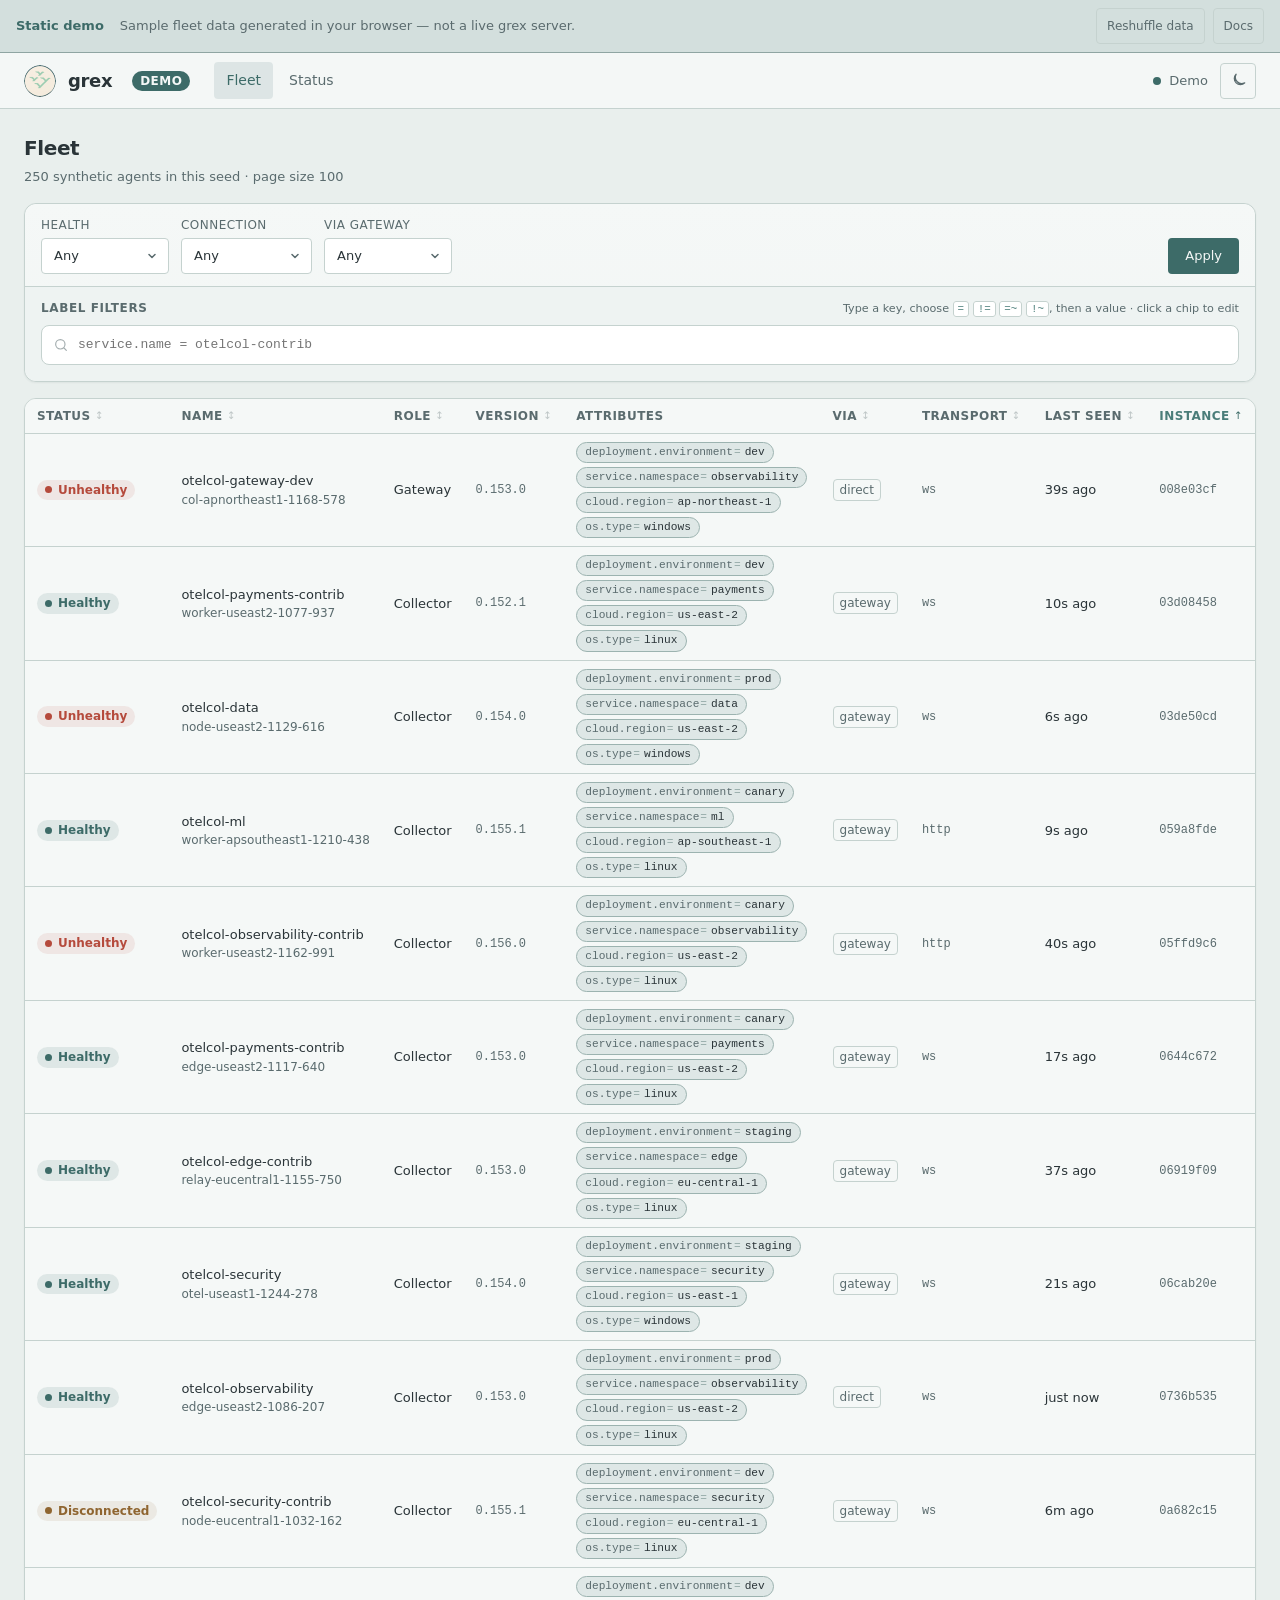
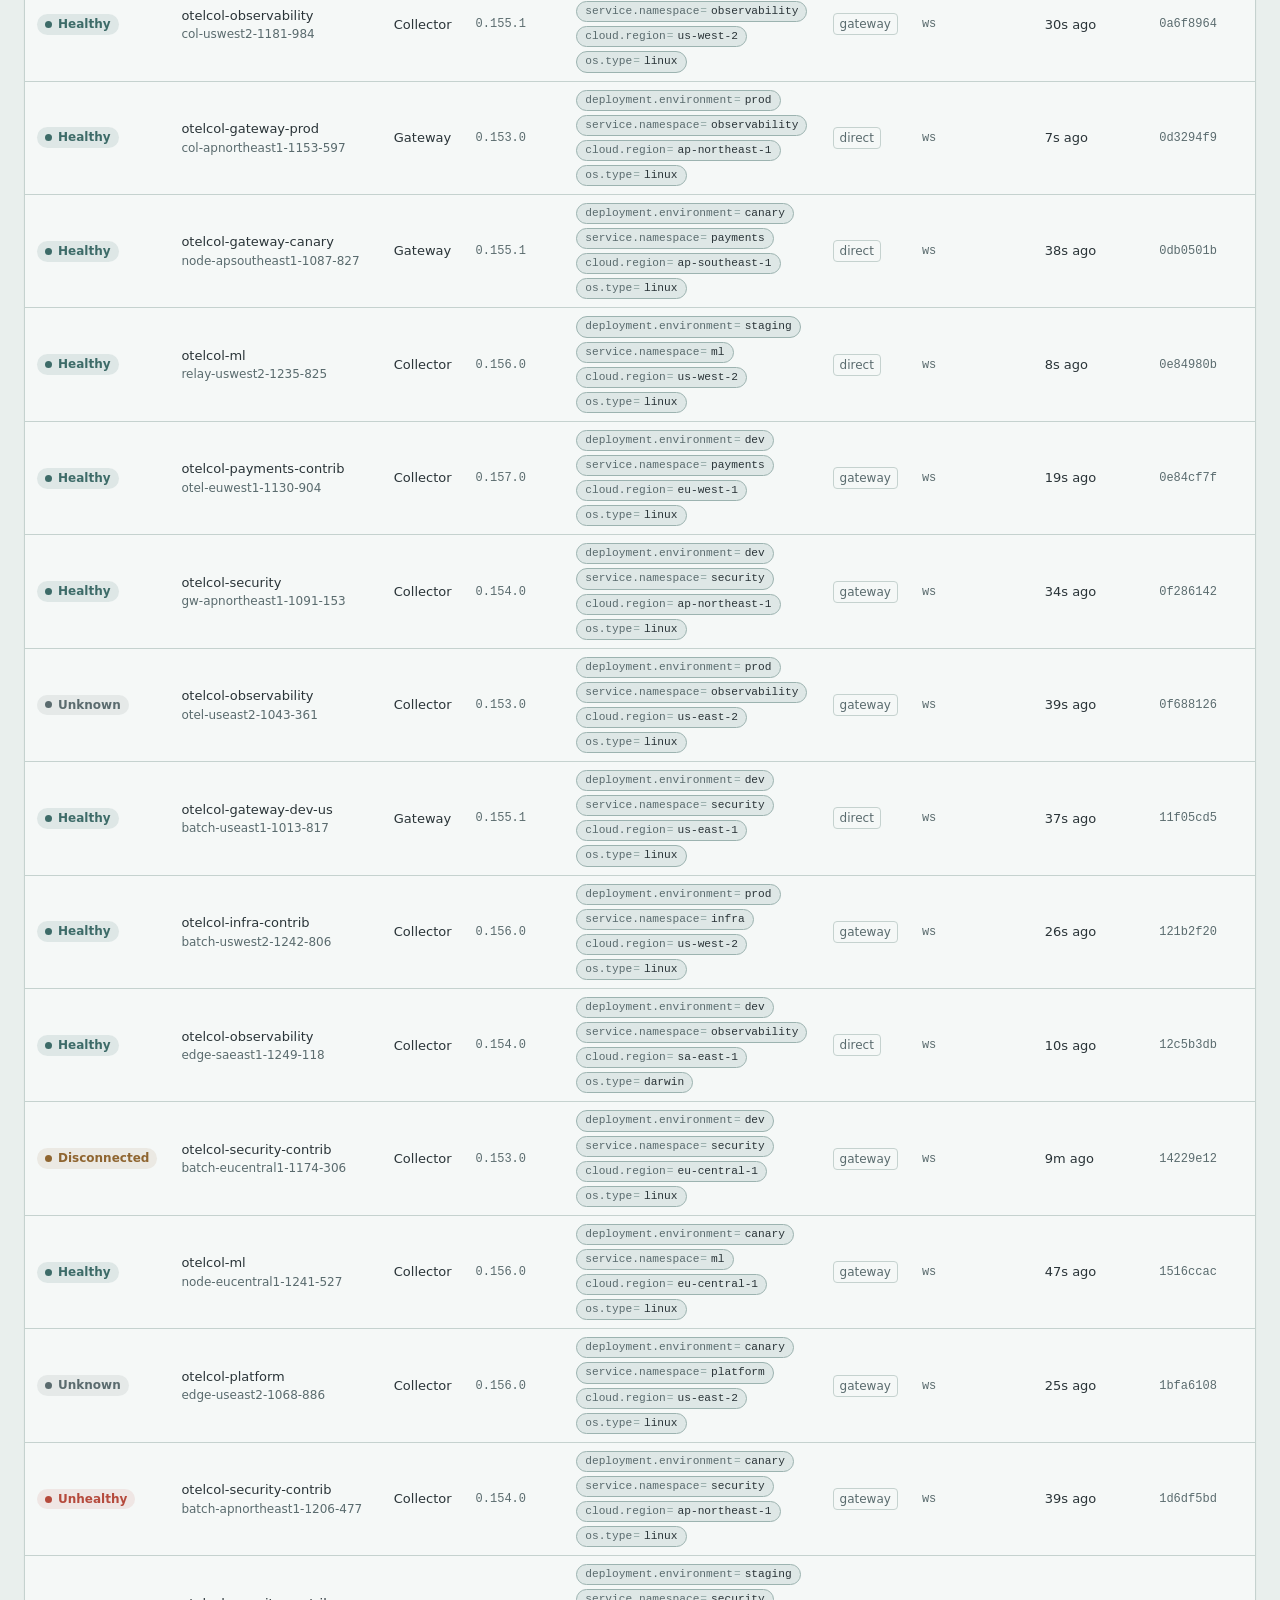
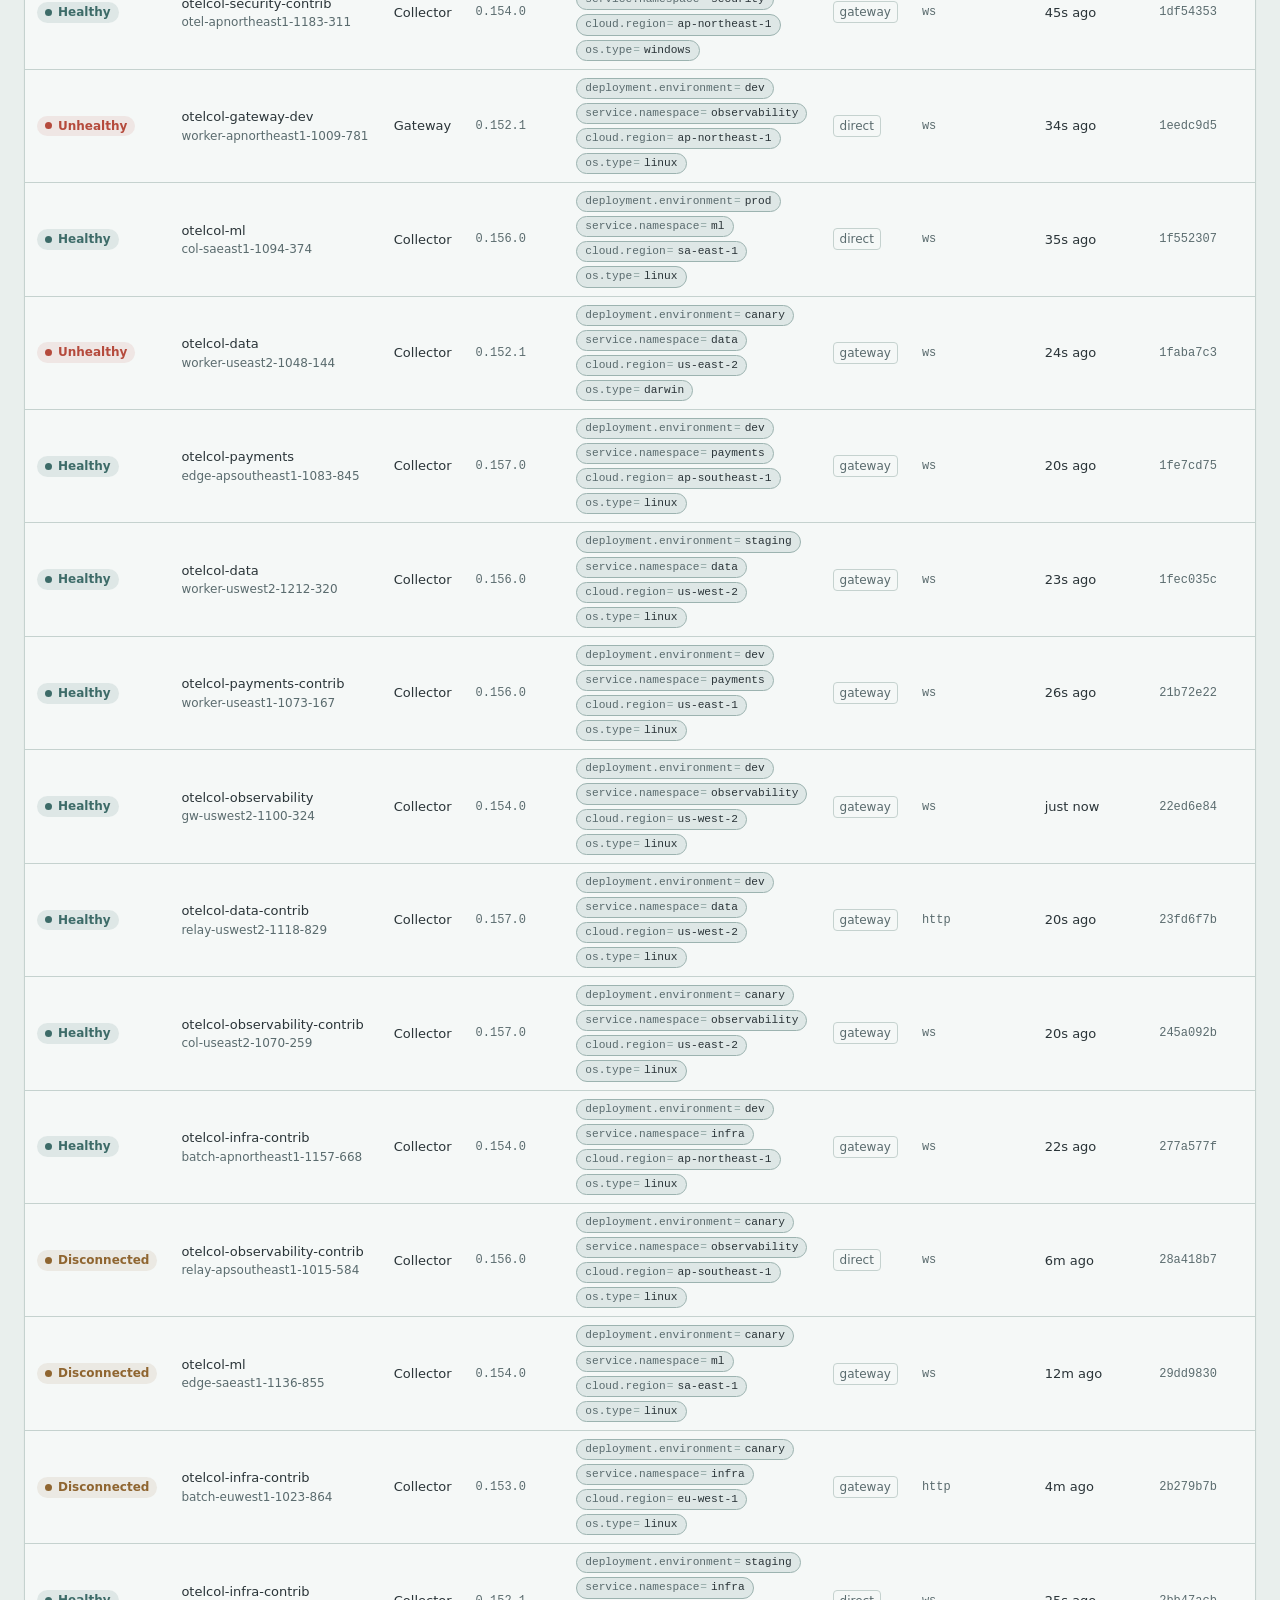
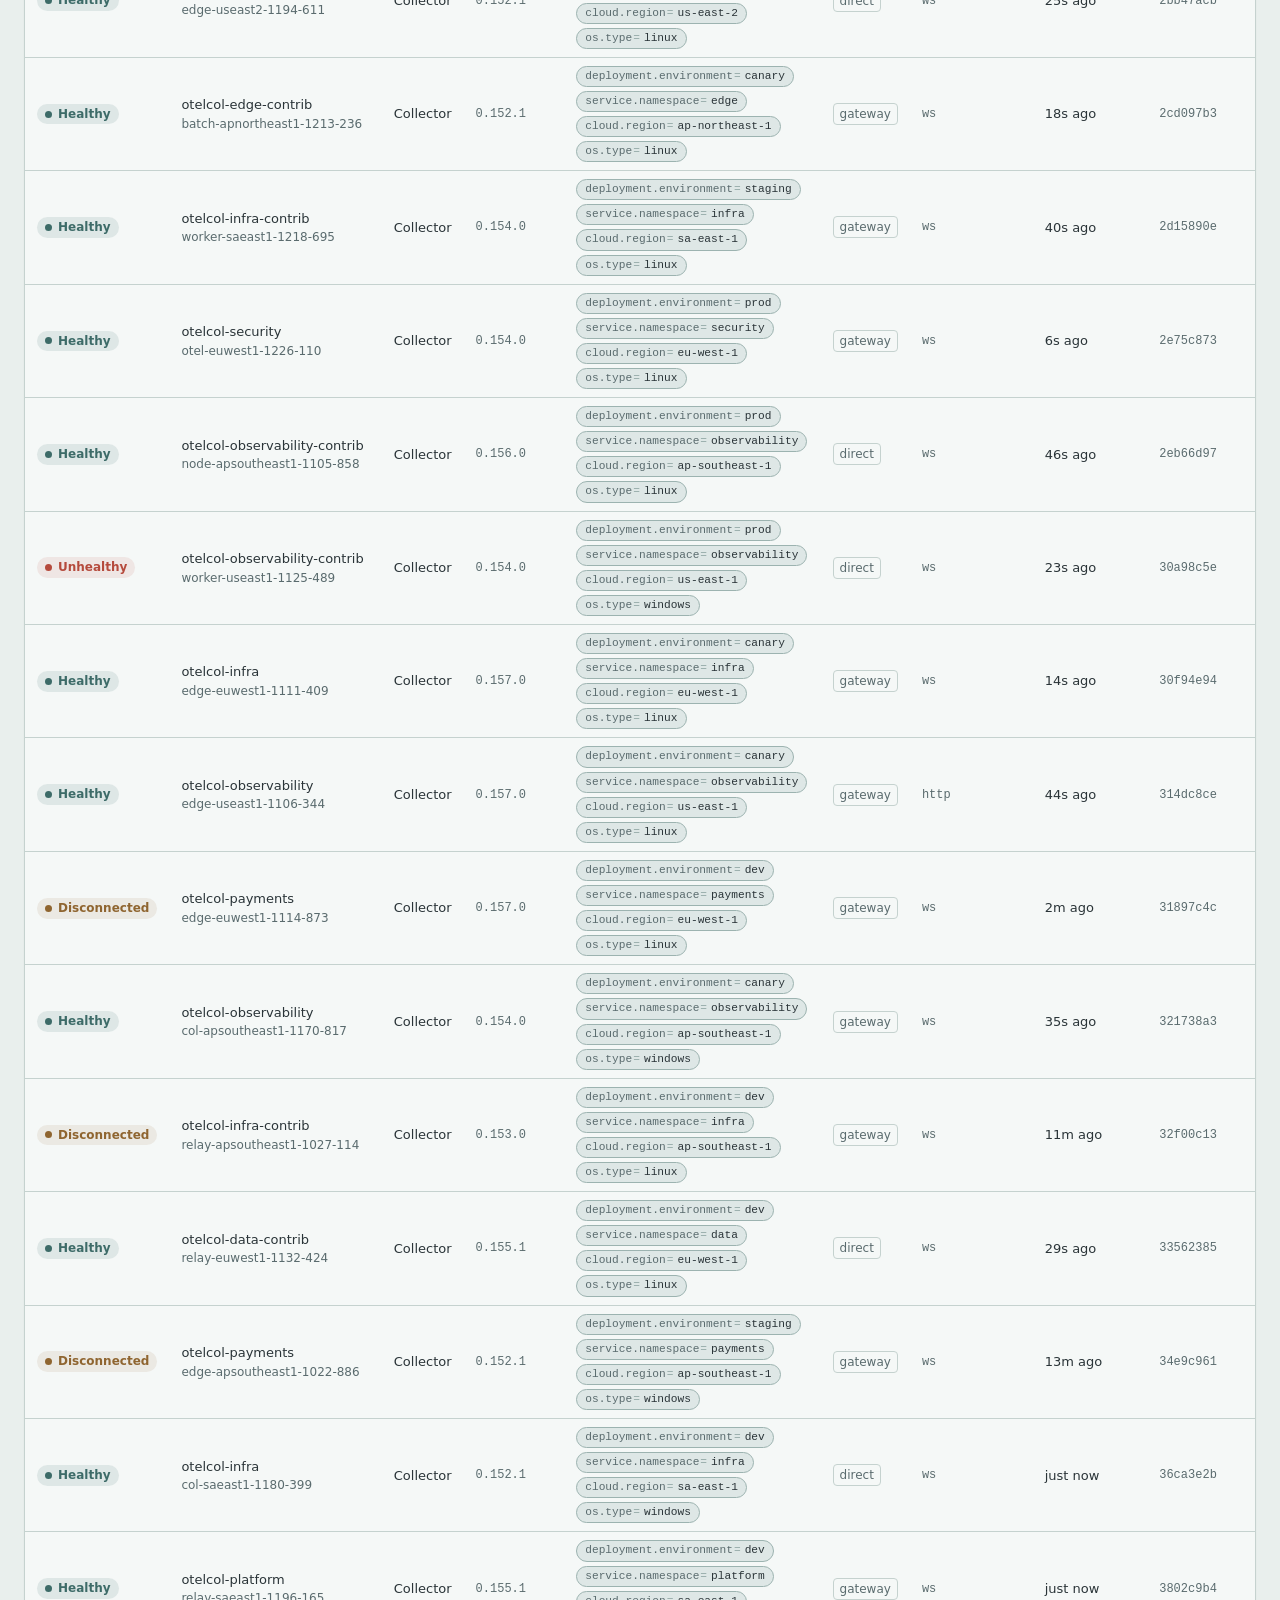
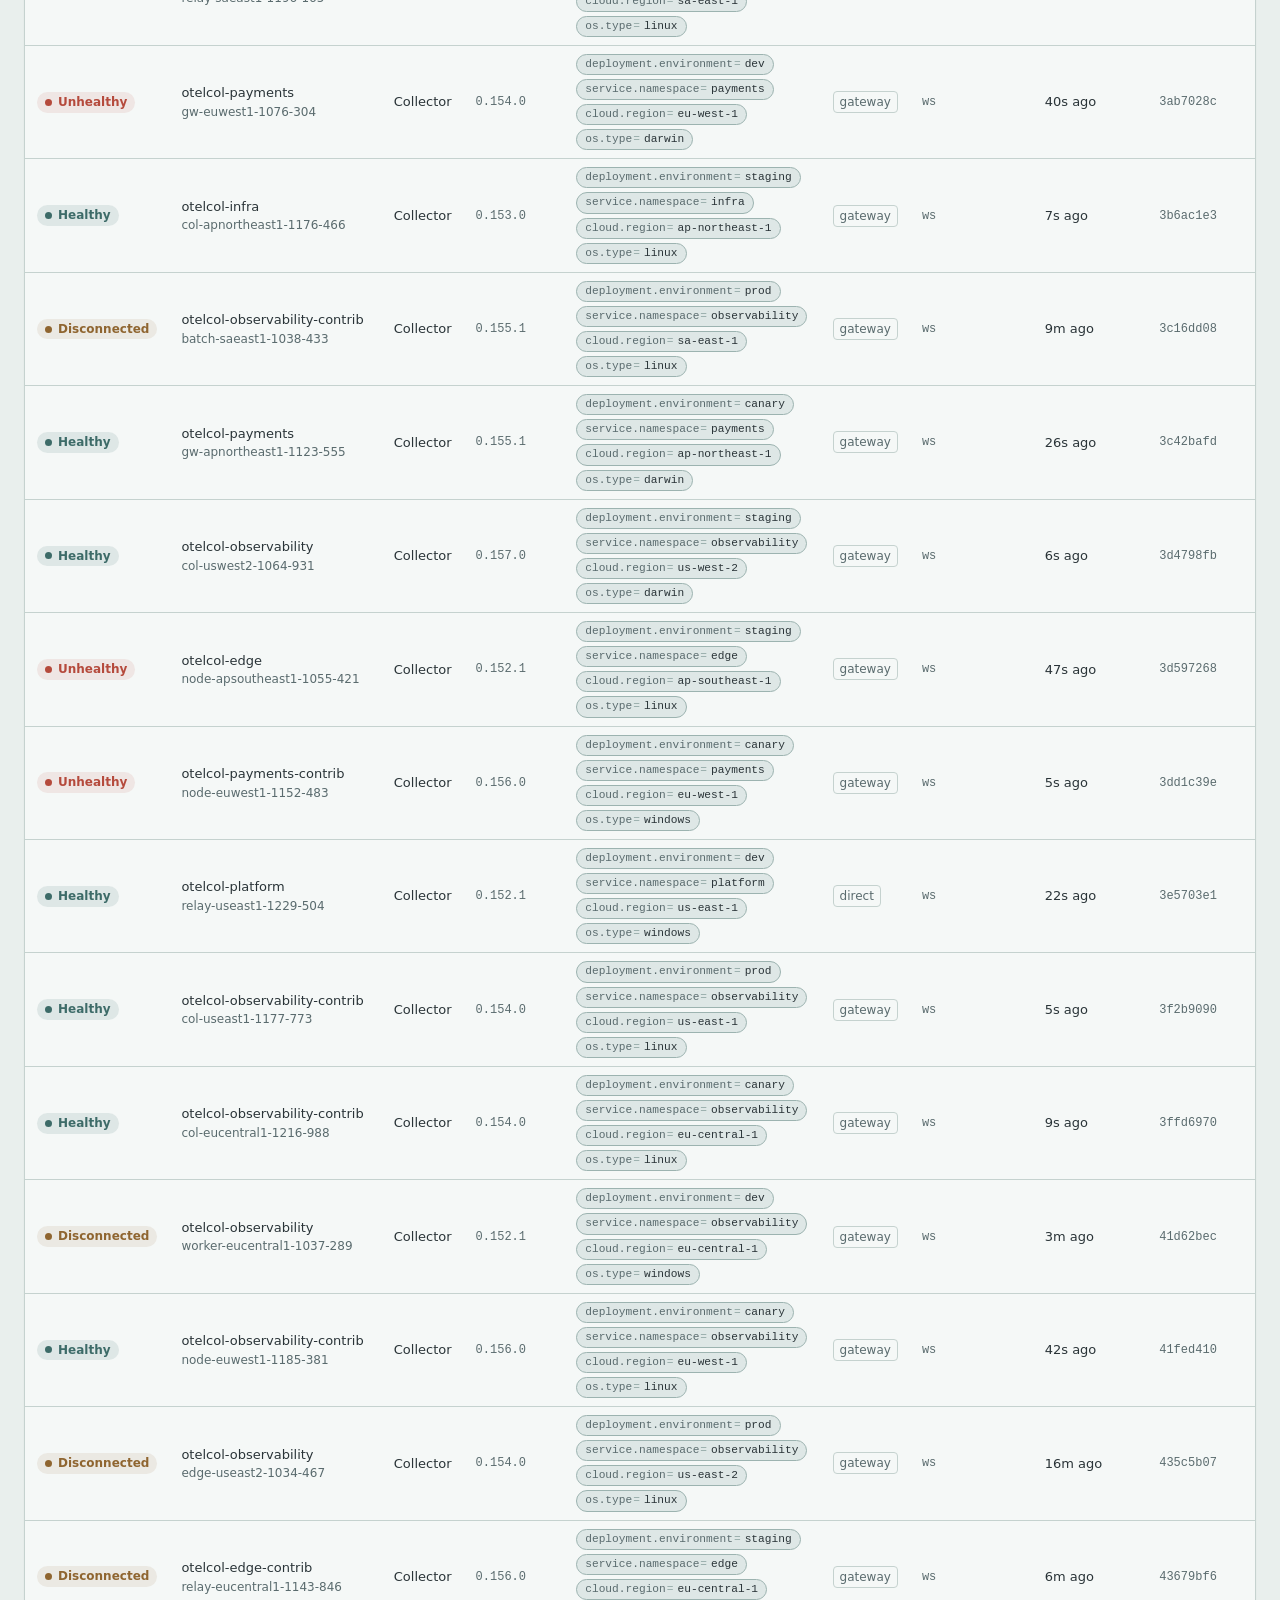
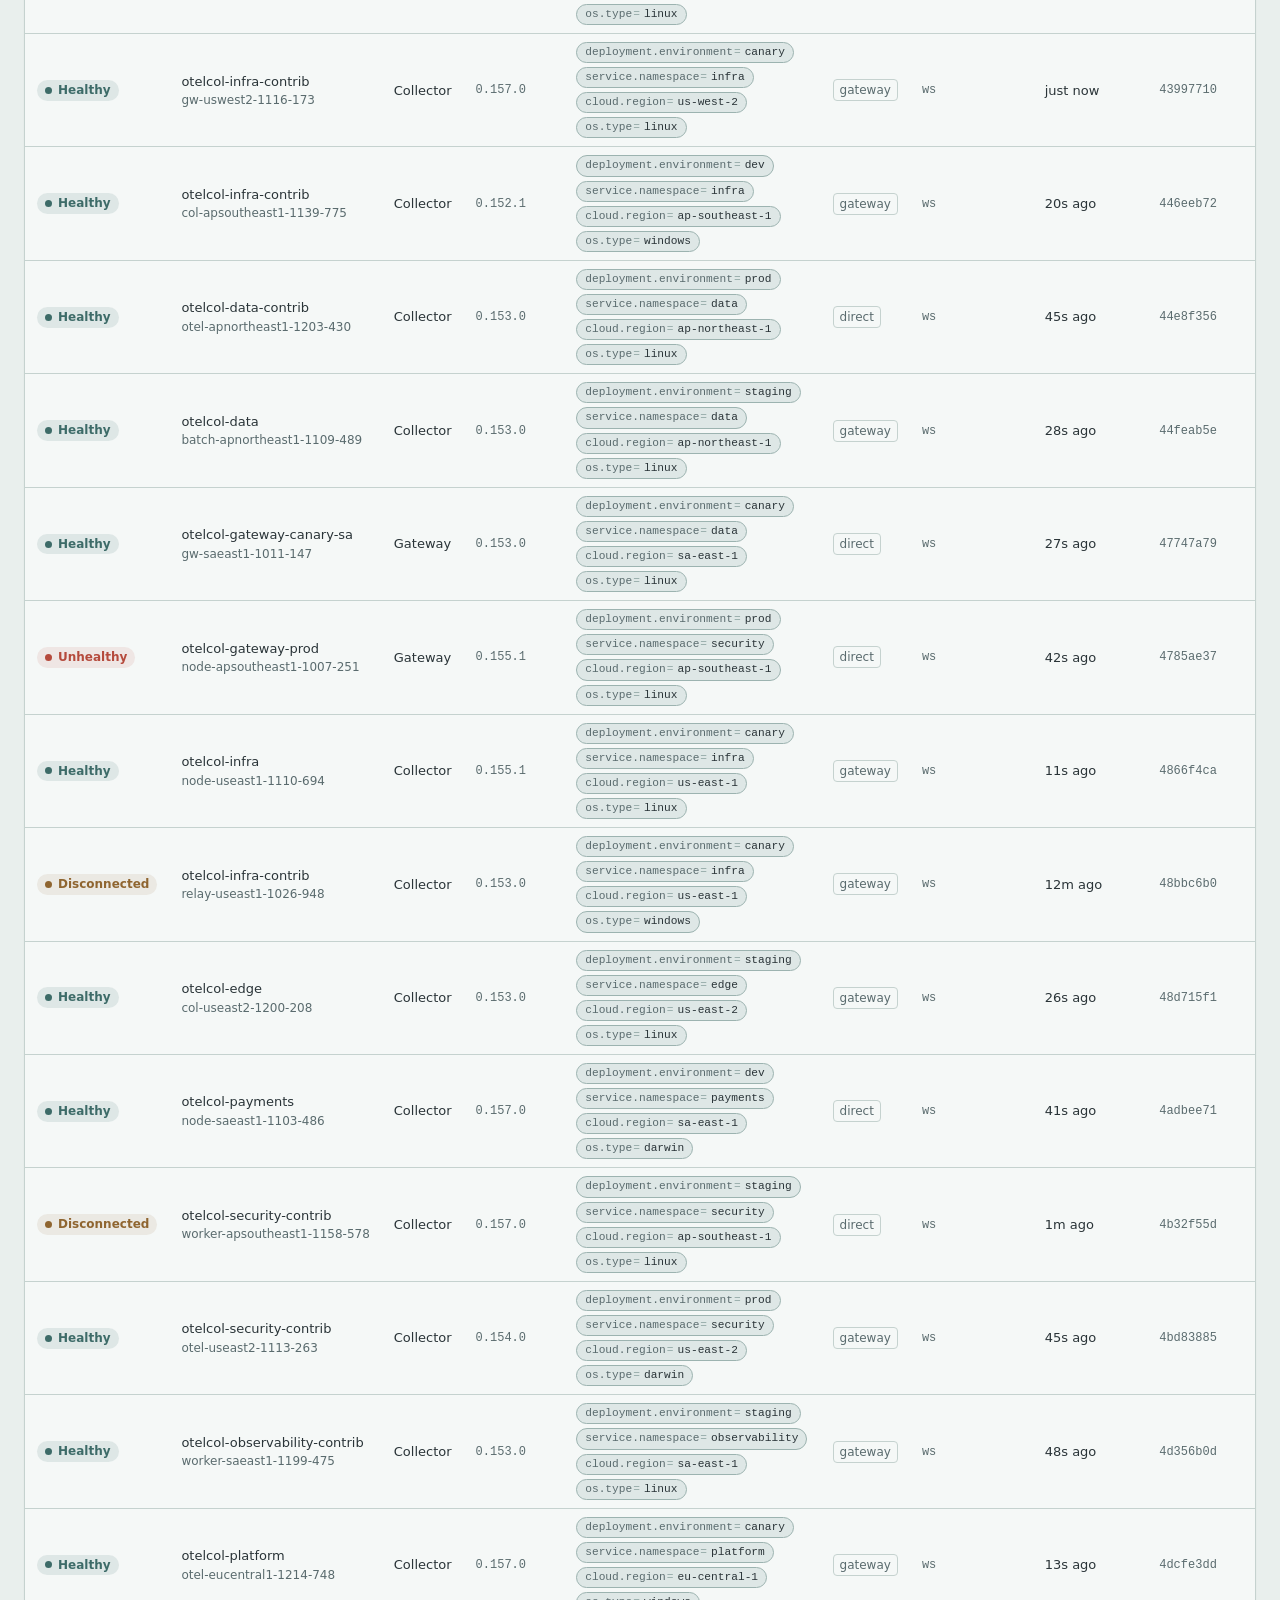
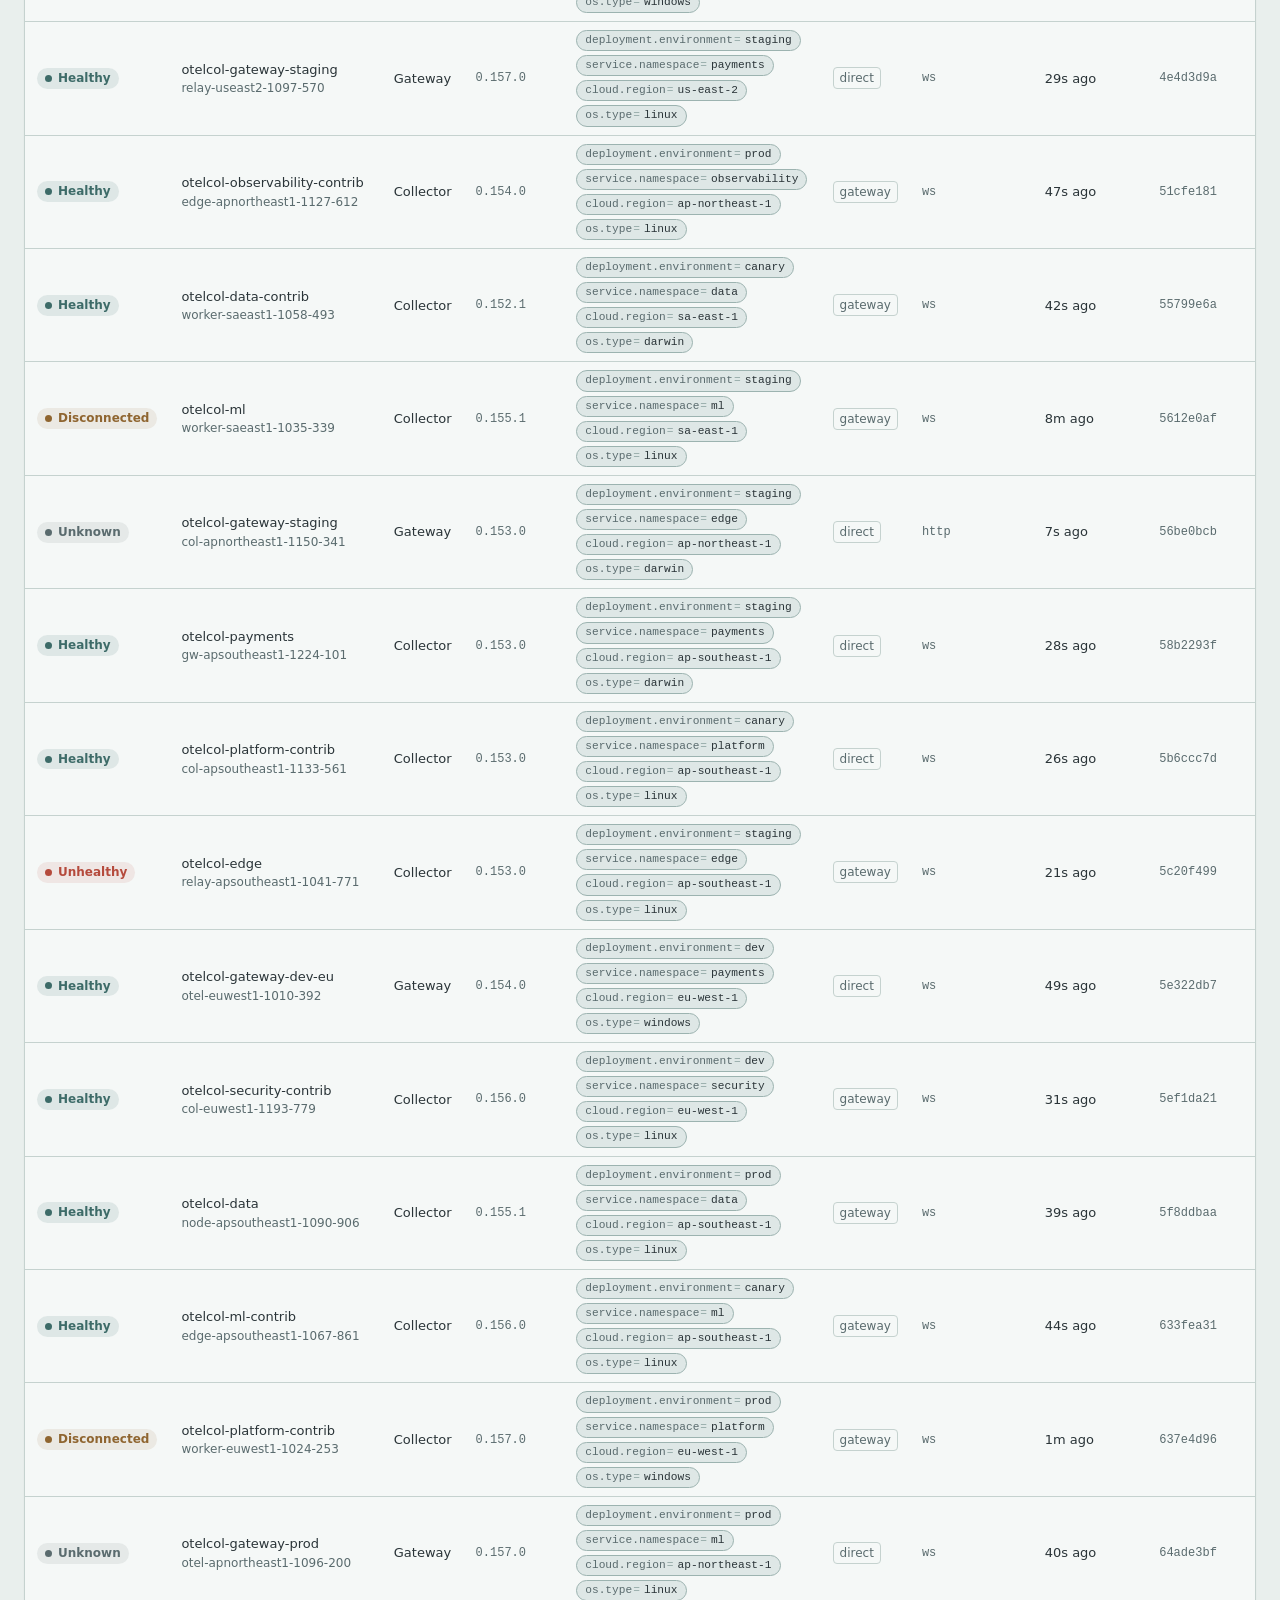
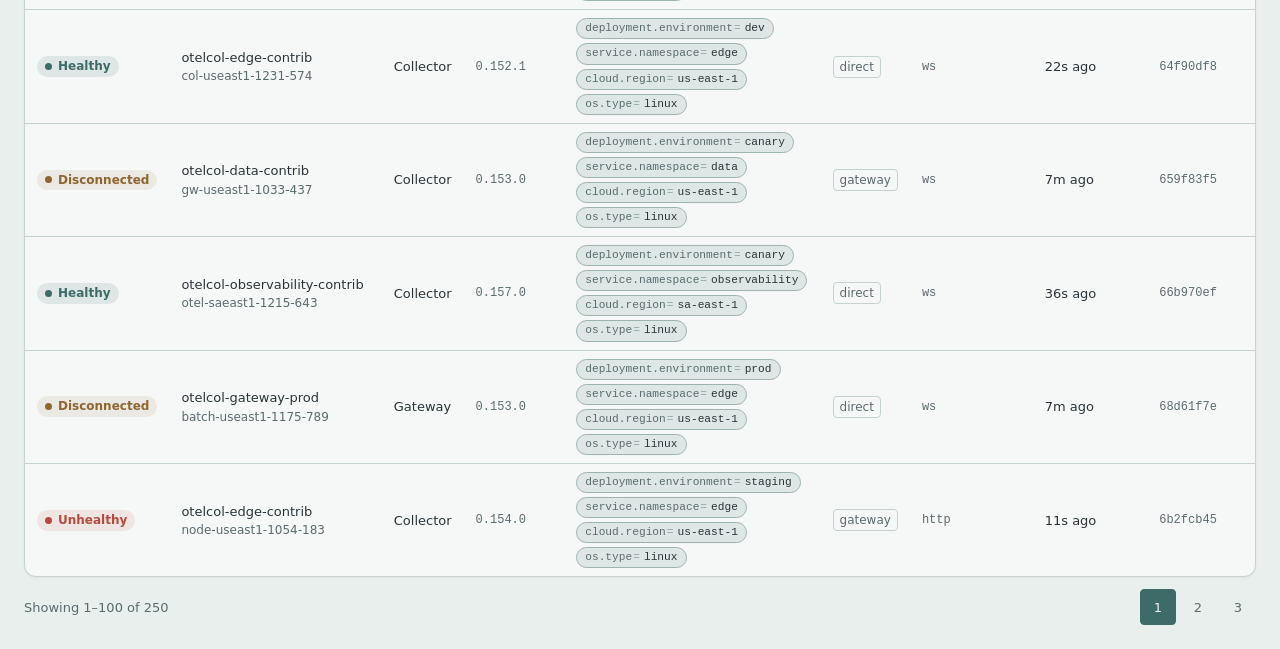
<file: docs/demo/index.html>
<!DOCTYPE html>
<html lang="en">
<head>
  <meta charset="utf-8">
  <meta name="viewport" content="width=device-width, initial-scale=1">
  <title>grex · Demo fleet</title>
  <link rel="icon" href="static/favicon.png" type="image/png">
  <script>
    (function () {
      try {
        var t = localStorage.getItem("grex-theme");
        if (t !== "light" && t !== "dark") {
          t = window.matchMedia("(prefers-color-scheme: light)").matches ? "light" : "dark";
        }
        document.documentElement.setAttribute("data-theme", t);
      } catch (e) {
        document.documentElement.setAttribute("data-theme", "dark");
      }
    })();
  </script>
  <link rel="stylesheet" href="static/app.css">
  <link rel="stylesheet" href="demo.css">
  <script src="static/theme.js" defer></script>
  <script src="static/matcher.js" defer></script>
  <script src="demo.js" defer></script>
</head>
<body class="demo-body">
  <aside class="demo-banner" role="status">
    <div class="demo-banner-inner">
      <strong>Static demo</strong>
      <span>Sample fleet data generated in your browser — not a live grex server.</span>
      <span class="demo-banner-actions">
        <button type="button" class="btn btn-ghost demo-banner-btn" id="reshuffle">Reshuffle data</button>
        <a class="btn btn-ghost demo-banner-btn" id="docs-link" href="../">Docs</a>
      </span>
    </div>
  </aside>

  <header class="app-header">
    <a class="brand" href="#/">
      <img src="static/logo-mark.png" srcset="static/logo-mark.png 1x, static/logo-mark@2x.png 2x" width="32" height="32" alt="">
      grex
      <span class="demo-pill">demo</span>
    </a>
    <nav class="nav" aria-label="Primary">
      <a href="#/" id="nav-fleet">Fleet</a>
      <a href="#/status" id="nav-status">Status</a>
    </nav>
    <div class="header-meta">
      <span class="live-dot" title="Static snapshot">Demo</span>
      <button type="button" class="theme-toggle" id="theme-toggle" aria-label="Toggle color theme" title="Toggle theme">
        <svg class="icon-sun" viewBox="0 0 24 24" aria-hidden="true">
          <circle cx="12" cy="12" r="4"/>
          <path d="M12 2v2M12 20v2M4.93 4.93l1.41 1.41M17.66 17.66l1.41 1.41M2 12h2M20 12h2M4.93 19.07l1.41-1.41M17.66 6.34l1.41-1.41"/>
        </svg>
        <svg class="icon-moon" viewBox="0 0 24 24" aria-hidden="true">
          <path d="M21 14.5A8.5 8.5 0 0 1 9.5 3 7 7 0 1 0 21 14.5z"/>
        </svg>
      </button>
    </div>
  </header>

  <main class="main" id="app" aria-live="polite"></main>
</body>
</html>
</file>
<file: docs/demo/static/app.css>
/* grex UI — logo-complementary palette; dark default, soft light mode */
:root,
[data-theme="dark"] {
  --bg: #263135;
  --bg-elevated: #2a3438;
  --bg-hover: #303a3e;
  --bg-inset: #222a2e;
  --border: #2e5b5e;
  --border-subtle: #3a4a4e;
  --text: #f5efe6;
  --text-muted: #869296;
  --accent: #98c9b1;
  --accent-soft: #9fd1b7;
  --accent-dim: rgba(152, 201, 177, 0.15);
  --on-accent: #1e282c;
  --danger: #e07a6a;
  --danger-dim: rgba(224, 122, 106, 0.15);
  --warning: #d4a574;
  --warning-dim: rgba(212, 165, 116, 0.15);
  --unknown: #869296;
  --yaml-key: #9fd1b7;
  --yaml-string: #f5efe6;
  --yaml-number: #d4a574;
  --yaml-bool: #98c9b1;
  --yaml-comment: #869296;
  --yaml-punct: #6a8a8e;
  --shadow: 0 8px 28px rgba(0, 0, 0, 0.35);
  --shadow-sm: 0 1px 2px rgba(0, 0, 0, 0.2);
  --header-bg: rgba(42, 52, 56, 0.92);
  --live-glow: rgba(152, 201, 177, 0.4);
  color-scheme: dark;
}

/* Soft sage-neutral light: lower glare than bright cream, keeps logo teal/sage */
[data-theme="light"] {
  --bg: #e9efed;
  --bg-elevated: #f5f8f7;
  --bg-hover: #dfe7e4;
  --bg-inset: #ffffff;
  --border: #8fa5a2;
  --border-subtle: #c5d2cf;
  --text: #2a3438;
  --text-muted: #5a6b6e;
  --accent: #3d6b68;
  --accent-soft: #4a7d79;
  --accent-dim: rgba(61, 107, 104, 0.12);
  --on-accent: #f5f8f7;
  --danger: #b54a3c;
  --danger-dim: rgba(181, 74, 60, 0.1);
  --warning: #8f6530;
  --warning-dim: rgba(143, 101, 48, 0.1);
  --unknown: #5a6b6e;
  --yaml-key: #3d6b68;
  --yaml-string: #2a3438;
  --yaml-number: #8f6530;
  --yaml-bool: #3d6b68;
  --yaml-comment: #7a8a8d;
  --yaml-punct: #6a7c7f;
  --shadow: 0 8px 28px rgba(42, 52, 56, 0.08);
  --shadow-sm: 0 1px 2px rgba(42, 52, 56, 0.06);
  --header-bg: rgba(245, 248, 247, 0.92);
  --live-glow: rgba(61, 107, 104, 0.35);
  color-scheme: light;
}

:root {
  --radius: 8px;
  --radius-sm: 4px;
  --space-1: 4px;
  --space-2: 8px;
  --space-3: 12px;
  --space-4: 16px;
  --space-5: 24px;
  --space-6: 32px;
  --font: system-ui, -apple-system, "Segoe UI", Roboto, "Helvetica Neue", sans-serif;
  --font-mono: ui-monospace, "SF Mono", "Cascadia Code", "Fira Code", Menlo, monospace;
  --text-xs: 0.75rem;
  --text-sm: 0.8125rem;
  --text-base: 0.875rem;
  --text-lg: 1.125rem;
  --text-xl: 1.25rem;
  --header-h: 56px;
  --row-h: 40px;
  --focus: 0 0 0 2px var(--bg), 0 0 0 4px var(--accent);
  --transition: 150ms ease;
}

*,
*::before,
*::after {
  box-sizing: border-box;
}

html {
  font-size: 16px;
  -webkit-text-size-adjust: 100%;
}

body {
  margin: 0;
  min-height: 100vh;
  font-family: var(--font);
  font-size: var(--text-base);
  line-height: 1.5;
  color: var(--text);
  background: var(--bg);
}

.visually-hidden {
  position: absolute;
  width: 1px;
  height: 1px;
  padding: 0;
  margin: -1px;
  overflow: hidden;
  clip: rect(0, 0, 0, 0);
  white-space: nowrap;
  border: 0;
}

a {
  color: var(--accent);
  text-decoration: none;
  cursor: pointer;
}
a:hover {
  color: var(--accent-soft);
  text-decoration: underline;
}
a:focus-visible {
  outline: none;
  box-shadow: var(--focus);
  border-radius: var(--radius-sm);
}

/* —— Layout —— */
.app-header {
  position: sticky;
  top: 0;
  z-index: 40;
  display: flex;
  align-items: center;
  gap: var(--space-4);
  height: var(--header-h);
  padding: 0 var(--space-5);
  background: var(--header-bg);
  border-bottom: 1px solid var(--border-subtle);
  backdrop-filter: blur(10px);
  -webkit-backdrop-filter: blur(10px);
}

.brand {
  display: flex;
  align-items: center;
  gap: var(--space-3);
  color: var(--text);
  text-decoration: none;
  font-weight: 600;
  font-size: var(--text-lg);
  letter-spacing: -0.02em;
}
.brand:hover {
  color: var(--text);
  text-decoration: none;
}
.brand img {
  width: 32px;
  height: 32px;
  border-radius: 50%;
}

.nav {
  display: flex;
  align-items: center;
  gap: var(--space-1);
  margin-left: var(--space-2);
}
.nav a {
  padding: var(--space-2) var(--space-3);
  border-radius: var(--radius-sm);
  color: var(--text-muted);
  font-weight: 500;
  text-decoration: none;
  transition: background var(--transition), color var(--transition);
}
.nav a:hover {
  color: var(--text);
  background: var(--bg-hover);
  text-decoration: none;
}
.nav a[aria-current="page"] {
  color: var(--accent);
  background: var(--accent-dim);
}

.header-meta {
  margin-left: auto;
  display: flex;
  align-items: center;
  gap: var(--space-3);
  font-size: var(--text-sm);
  color: var(--text-muted);
}

.theme-toggle {
  display: inline-flex;
  align-items: center;
  justify-content: center;
  width: 36px;
  height: 36px;
  padding: 0;
  border: 1px solid var(--border-subtle);
  border-radius: var(--radius-sm);
  background: transparent;
  color: var(--text-muted);
  cursor: pointer;
  transition: background var(--transition), color var(--transition), border-color var(--transition);
}
.theme-toggle:hover {
  color: var(--text);
  background: var(--bg-hover);
  border-color: var(--border);
}
.theme-toggle:focus-visible {
  outline: none;
  box-shadow: var(--focus);
}
.theme-toggle svg {
  width: 18px;
  height: 18px;
  fill: none;
  stroke: currentColor;
  stroke-width: 1.75;
  stroke-linecap: round;
  stroke-linejoin: round;
}
/* Show sun in dark mode (click → light), moon in light mode (click → dark) */
.theme-toggle .icon-sun { display: none; }
.theme-toggle .icon-moon { display: block; }
[data-theme="dark"] .theme-toggle .icon-sun { display: block; }
[data-theme="dark"] .theme-toggle .icon-moon { display: none; }
[data-theme="light"] .theme-toggle .icon-sun { display: none; }
[data-theme="light"] .theme-toggle .icon-moon { display: block; }

.live-dot {
  display: inline-flex;
  align-items: center;
  gap: var(--space-2);
}
.live-dot::before {
  content: "";
  width: 8px;
  height: 8px;
  border-radius: 50%;
  background: var(--accent);
  box-shadow: 0 0 0 0 var(--accent);
  animation: pulse 2s ease infinite;
}
@keyframes pulse {
  0%,
  100% {
    box-shadow: 0 0 0 0 var(--live-glow);
  }
  50% {
    box-shadow: 0 0 0 4px transparent;
  }
}
@media (prefers-reduced-motion: reduce) {
  .live-dot::before {
    animation: none;
  }
  *,
  *::before,
  *::after {
    animation-duration: 0.01ms !important;
    transition-duration: 0.01ms !important;
  }
}

.main {
  max-width: 1400px;
  margin: 0 auto;
  padding: var(--space-5);
}

.page-title {
  margin: 0 0 var(--space-4);
  font-size: var(--text-xl);
  font-weight: 600;
  letter-spacing: -0.02em;
}

/* —— Filters (unified ops panel) —— */
.filters {
  position: relative;
  z-index: 20; /* keep label autocomplete above the fleet table */
  display: flex;
  flex-direction: column;
  gap: 0;
  margin-bottom: var(--space-4);
  background: var(--bg-elevated);
  border: 1px solid var(--border-subtle);
  border-radius: 12px;
  box-shadow: var(--shadow-sm);
  /* overflow must stay visible so the matcher dropdown is not clipped */
  overflow: visible;
}

.filters-toolbar {
  display: flex;
  flex-wrap: wrap;
  align-items: flex-end;
  justify-content: space-between;
  gap: var(--space-3);
  padding: var(--space-3) var(--space-4);
  border-bottom: 1px solid var(--border-subtle);
  border-radius: 12px 12px 0 0;
  background: linear-gradient(
    180deg,
    var(--bg-elevated) 0%,
    color-mix(in srgb, var(--bg-elevated) 88%, var(--bg) 12%) 100%
  );
}

.filters-status {
  display: flex;
  flex-wrap: wrap;
  align-items: flex-end;
  gap: var(--space-3);
  min-width: 0;
}

.filters-labels {
  position: relative;
  z-index: 1;
  display: flex;
  flex-direction: column;
  gap: var(--space-2);
  padding: var(--space-3) var(--space-4) var(--space-4);
  border-radius: 0 0 12px 12px;
  background: color-mix(in srgb, var(--bg) 55%, var(--bg-elevated) 45%);
  overflow: visible;
}

.filters-labels-head {
  display: flex;
  flex-wrap: wrap;
  align-items: baseline;
  justify-content: space-between;
  gap: var(--space-2) var(--space-4);
}

.filters-section-label {
  font-size: var(--text-xs);
  font-weight: 600;
  color: var(--text-muted);
  text-transform: uppercase;
  letter-spacing: 0.05em;
}

.field {
  display: flex;
  flex-direction: column;
  gap: var(--space-1);
  min-width: 0;
}
.field label {
  font-size: var(--text-xs);
  font-weight: 500;
  color: var(--text-muted);
  text-transform: uppercase;
  letter-spacing: 0.04em;
}
.field input,
.field select {
  height: 36px;
  min-width: 128px;
  padding: 0 var(--space-3);
  font: inherit;
  font-size: var(--text-sm);
  color: var(--text);
  background: var(--bg-inset);
  border: 1px solid var(--border-subtle);
  border-radius: var(--radius-sm);
  transition: border-color var(--transition), box-shadow var(--transition), background var(--transition);
}
.field select {
  appearance: none;
  background-image: url("data:image/svg+xml,%3Csvg xmlns='http://www.w3.org/2000/svg' width='12' height='12' viewBox='0 0 12 12' fill='none'%3E%3Cpath d='M3 4.5L6 7.5L9 4.5' stroke='%23869296' stroke-width='1.5' stroke-linecap='round' stroke-linejoin='round'/%3E%3C/svg%3E");
  background-repeat: no-repeat;
  background-position: right 10px center;
  padding-right: 28px;
  cursor: pointer;
}
[data-theme="light"] .field select {
  background-image: url("data:image/svg+xml,%3Csvg xmlns='http://www.w3.org/2000/svg' width='12' height='12' viewBox='0 0 12 12' fill='none'%3E%3Cpath d='M3 4.5L6 7.5L9 4.5' stroke='%235a6b6e' stroke-width='1.5' stroke-linecap='round' stroke-linejoin='round'/%3E%3C/svg%3E");
}
.field input:focus,
.field select:focus {
  outline: none;
  border-color: var(--accent);
  box-shadow: var(--focus);
}
.field input::placeholder {
  color: var(--text-muted);
  opacity: 0.85;
}
.field-grow {
  flex: 1 1 180px;
}
.field-hint {
  margin: 0;
  font-size: 0.7rem;
  color: var(--text-muted);
  line-height: 1.4;
}
.field-hint code {
  font-family: var(--font-mono);
  font-size: 0.68rem;
  padding: 1px 4px;
  border-radius: 3px;
  background: var(--bg-inset);
  border: 1px solid var(--border-subtle);
  color: var(--accent-soft);
}

/* Label matcher — search-console style */
.matcher-field {
  min-width: 0;
}
.matcher-chips {
  display: flex;
  flex-wrap: wrap;
  gap: 6px;
  min-height: 0;
}
.matcher-chips:empty {
  display: none;
}
.matcher-chips:not(:empty) {
  margin-bottom: 2px;
}
.matcher-chip {
  display: inline-flex;
  align-items: center;
  gap: 6px;
  max-width: 100%;
  padding: 3px 4px 3px 10px;
  border-radius: 999px;
  font-size: var(--text-xs);
  font-family: var(--font-mono);
  color: var(--text);
  background: var(--bg-inset);
  border: 1px solid color-mix(in srgb, var(--accent) 35%, var(--border-subtle));
  box-shadow: var(--shadow-sm);
  cursor: pointer;
  text-align: left;
  transition: background var(--transition), border-color var(--transition), box-shadow var(--transition);
}
.matcher-chip:hover {
  background: var(--accent-dim);
  border-color: var(--accent);
}
.matcher-chip:focus-visible {
  outline: none;
  box-shadow: var(--focus);
}
.matcher-chip-text {
  overflow-wrap: anywhere;
  word-break: break-word;
}
.matcher-chip-remove {
  display: inline-flex;
  align-items: center;
  justify-content: center;
  width: 22px;
  height: 22px;
  padding: 0;
  border: none;
  border-radius: 50%;
  background: transparent;
  color: var(--text-muted);
  font-size: 1rem;
  line-height: 1;
  cursor: pointer;
  flex-shrink: 0;
}
.matcher-chip-remove:hover {
  color: var(--text);
  background: var(--bg-hover);
}
.matcher-wrap {
  position: relative;
  z-index: 2;
  display: flex;
  align-items: center;
}
.matcher-wrap::before {
  content: "";
  position: absolute;
  left: 12px;
  width: 16px;
  height: 16px;
  pointer-events: none;
  opacity: 0.55;
  background: no-repeat center / 16px;
  background-image: url("data:image/svg+xml,%3Csvg xmlns='http://www.w3.org/2000/svg' width='16' height='16' fill='none' viewBox='0 0 24 24'%3E%3Ccircle cx='11' cy='11' r='7' stroke='%23869296' stroke-width='1.75'/%3E%3Cpath d='M20 20l-3.5-3.5' stroke='%23869296' stroke-width='1.75' stroke-linecap='round'/%3E%3C/svg%3E");
}
[data-theme="light"] .matcher-wrap::before {
  background-image: url("data:image/svg+xml,%3Csvg xmlns='http://www.w3.org/2000/svg' width='16' height='16' fill='none' viewBox='0 0 24 24'%3E%3Ccircle cx='11' cy='11' r='7' stroke='%235a6b6e' stroke-width='1.75'/%3E%3Cpath d='M20 20l-3.5-3.5' stroke='%235a6b6e' stroke-width='1.75' stroke-linecap='round'/%3E%3C/svg%3E");
}
.matcher-input {
  width: 100%;
  height: 40px;
  padding: 0 var(--space-3) 0 36px;
  font: inherit;
  font-size: var(--text-sm);
  font-family: var(--font-mono);
  color: var(--text);
  background: var(--bg-inset);
  border: 1px solid var(--border-subtle);
  border-radius: 8px;
  transition: border-color var(--transition), box-shadow var(--transition);
}
.matcher-input:focus {
  outline: none;
  border-color: var(--accent);
  box-shadow: var(--focus);
}
.matcher-suggest {
  position: absolute;
  z-index: 100;
  top: calc(100% + 6px);
  left: 0;
  right: 0;
  margin: 0;
  padding: var(--space-1) 0;
  max-height: 260px;
  overflow-y: auto;
  list-style: none;
  background: var(--bg-elevated);
  border: 1px solid var(--border-subtle);
  border-radius: 10px;
  box-shadow: var(--shadow);
}
.matcher-suggest-item {
  padding: 9px 14px;
  font-size: var(--text-sm);
  font-family: var(--font-mono);
  color: var(--text);
  cursor: pointer;
}
.matcher-suggest-item:hover,
.matcher-suggest-item.is-active {
  background: var(--accent-dim);
  color: var(--accent-soft);
}
.suggest-op {
  font-weight: 600;
  color: var(--accent);
}

.filter-actions {
  display: flex;
  gap: var(--space-2);
  align-items: center;
  flex-shrink: 0;
}

.btn {
  display: inline-flex;
  align-items: center;
  justify-content: center;
  gap: var(--space-2);
  min-height: 36px;
  min-width: 44px;
  padding: 0 var(--space-4);
  font: inherit;
  font-size: var(--text-sm);
  font-weight: 500;
  color: var(--on-accent);
  background: var(--accent);
  border: 1px solid transparent;
  border-radius: var(--radius-sm);
  cursor: pointer;
  transition: background var(--transition), opacity var(--transition), box-shadow var(--transition);
}
.btn:hover {
  background: var(--accent-soft);
}
.btn:focus-visible {
  outline: none;
  box-shadow: var(--focus);
}
.btn-ghost {
  color: var(--text-muted);
  background: transparent;
  border-color: var(--border-subtle);
}
.btn-ghost:hover {
  color: var(--text);
  background: var(--bg-hover);
}

/* —— Table —— */
.table-wrap {
  overflow-x: auto;
  border: 1px solid var(--border-subtle);
  border-radius: 12px;
  background: var(--bg-elevated);
  box-shadow: var(--shadow-sm);
}

table.fleet {
  width: 100%;
  border-collapse: collapse;
  font-size: var(--text-sm);
}
table.fleet th,
table.fleet td {
  padding: var(--space-2) var(--space-3);
  text-align: left;
  vertical-align: middle;
  border-bottom: 1px solid var(--border-subtle);
  white-space: nowrap;
}
table.fleet th {
  position: sticky;
  top: 0;
  font-size: var(--text-xs);
  font-weight: 600;
  text-transform: uppercase;
  letter-spacing: 0.04em;
  color: var(--text-muted);
  background: var(--bg-elevated);
  z-index: 1;
  white-space: nowrap;
}
.th-sort {
  display: inline-flex;
  align-items: center;
  gap: 4px;
  color: inherit;
  text-decoration: none;
  cursor: pointer;
  border-radius: var(--radius-sm);
  padding: 2px 4px;
  margin: -2px -4px;
  transition: color var(--transition), background var(--transition);
}
.th-sort:hover {
  color: var(--text);
  background: var(--bg-hover);
  text-decoration: none;
}
.th-sort:focus-visible {
  outline: none;
  box-shadow: var(--focus);
}
.th-sort::after {
  content: "↕";
  font-size: 0.65rem;
  opacity: 0.35;
  font-weight: 400;
}
.th-sort.is-active {
  color: var(--accent-soft);
}
.th-sort.is-active::after {
  opacity: 1;
  color: var(--accent);
}
.th-sort.order-asc::after {
  content: "↑";
}
.th-sort.order-desc::after {
  content: "↓";
}
table.fleet tbody tr {
  height: var(--row-h);
  transition: background var(--transition);
}
table.fleet tbody tr:hover {
  background: var(--bg-hover);
}
table.fleet tbody tr:last-child td {
  border-bottom: none;
}
table.fleet a.row-link {
  color: var(--text);
  font-weight: 500;
  text-decoration: none;
}
table.fleet a.row-link:hover {
  color: var(--accent);
  text-decoration: underline;
}

.cell-secondary {
  display: block;
  font-size: var(--text-xs);
  color: var(--text-muted);
  font-weight: 400;
}
.mono {
  font-family: var(--font-mono);
  font-size: var(--text-xs);
  color: var(--text-muted);
}

/* —— Status badges —— */
.badge {
  display: inline-flex;
  align-items: center;
  gap: 6px;
  padding: 2px 8px;
  border-radius: 999px;
  font-size: var(--text-xs);
  font-weight: 600;
  line-height: 1.4;
}
.badge-dot {
  width: 7px;
  height: 7px;
  border-radius: 50%;
  flex-shrink: 0;
}
.badge-healthy {
  color: var(--accent);
  background: var(--accent-dim);
}
.badge-healthy .badge-dot {
  background: var(--accent);
}
.badge-unhealthy {
  color: var(--danger);
  background: var(--danger-dim);
}
.badge-unhealthy .badge-dot {
  background: var(--danger);
}
.badge-unknown {
  color: var(--text-muted);
  background: rgba(134, 146, 150, 0.15);
}
.badge-unknown .badge-dot {
  background: var(--unknown);
}
.badge-disconnected {
  color: var(--warning);
  background: var(--warning-dim);
}
.badge-disconnected .badge-dot {
  background: var(--warning);
}

.via-pill {
  display: inline-block;
  padding: 1px 6px;
  border-radius: var(--radius-sm);
  font-size: var(--text-xs);
  color: var(--text-muted);
  border: 1px solid var(--border-subtle);
}

/* —— Pagination / meta —— */
.table-meta {
  display: flex;
  flex-wrap: wrap;
  align-items: center;
  justify-content: space-between;
  gap: var(--space-3);
  margin-top: var(--space-3);
  font-size: var(--text-sm);
  color: var(--text-muted);
}
.pager {
  display: flex;
  flex-wrap: wrap;
  align-items: center;
  gap: var(--space-1);
}
.page-link {
  display: inline-flex;
  align-items: center;
  justify-content: center;
  min-width: 36px;
  min-height: 36px;
  padding: 0 var(--space-2);
  border-radius: var(--radius-sm);
  font-size: var(--text-sm);
  font-weight: 500;
  color: var(--text-muted);
  text-decoration: none;
  border: 1px solid transparent;
  transition: background var(--transition), color var(--transition), border-color var(--transition);
  cursor: pointer;
}
a.page-link:hover {
  color: var(--text);
  background: var(--bg-hover);
  text-decoration: none;
}
a.page-link:focus-visible {
  outline: none;
  box-shadow: var(--focus);
}
.page-link.is-current {
  color: var(--bg);
  background: var(--accent);
  border-color: var(--accent);
  cursor: default;
}

/* —— Empty / error —— */
.empty {
  padding: var(--space-6);
  text-align: center;
  color: var(--text-muted);
}
.empty strong {
  display: block;
  margin-bottom: var(--space-2);
  color: var(--text);
  font-size: var(--text-lg);
}

/* —— Detail / status cards —— */
.grid {
  display: grid;
  gap: var(--space-4);
  grid-template-columns: repeat(auto-fit, minmax(280px, 1fr));
}
.card {
  padding: var(--space-4);
  background: var(--bg-elevated);
  border: 1px solid var(--border-subtle);
  border-radius: var(--radius);
  min-width: 0;
}
.card-wide {
  grid-column: 1 / -1;
}
.card h2 {
  margin: 0 0 var(--space-3);
  font-size: var(--text-sm);
  font-weight: 600;
  text-transform: uppercase;
  letter-spacing: 0.04em;
  color: var(--text-muted);
}

/* Explicit rows avoid dt/dd grid overflow stacking long keys on values */
.kv-list {
  display: flex;
  flex-direction: column;
  gap: var(--space-2);
  font-size: var(--text-sm);
}
.kv-row {
  display: grid;
  grid-template-columns: minmax(7.5rem, 38%) minmax(0, 1fr);
  gap: var(--space-3);
  align-items: start;
}
.kv-key {
  color: var(--text-muted);
  overflow-wrap: anywhere;
  word-break: break-word;
  line-height: 1.4;
}
.kv-val {
  min-width: 0;
  overflow-wrap: anywhere;
  word-break: break-word;
  line-height: 1.4;
}

.detail-toolbar {
  display: flex;
  flex-wrap: wrap;
  align-items: center;
  justify-content: space-between;
  gap: var(--space-3);
  margin-bottom: var(--space-4);
}
.detail-toolbar .back-link {
  margin-bottom: 0;
}
.detail-uid {
  margin-top: -12px;
  margin-bottom: 24px;
  color: var(--text-muted);
}
.value-sm {
  font-size: 1rem;
  margin-top: 8px;
}
.value-md {
  font-size: 1.25rem;
}
.empty-inline {
  margin: 0;
  color: var(--text-muted);
  font-size: var(--text-sm);
}
.config-name {
  color: var(--text-muted);
  margin: 0 0 8px;
}

/* Fleet attribute chips — full values, wrap instead of ellipsis */
.attrs-cell {
  white-space: normal;
  min-width: 12rem;
  max-width: 28rem;
}
.attr-chips {
  display: flex;
  flex-wrap: wrap;
  gap: 4px;
}
.attr-chip {
  display: inline-flex;
  flex-wrap: wrap;
  align-items: baseline;
  gap: 4px;
  max-width: 100%;
  padding: 2px 8px;
  border-radius: 999px;
  font: inherit;
  font-size: 0.7rem;
  line-height: 1.35;
  color: var(--text);
  background: var(--accent-dim);
  border: 1px solid color-mix(in srgb, var(--accent) 30%, var(--border-subtle));
  white-space: normal;
  overflow-wrap: anywhere;
  word-break: break-word;
  cursor: pointer;
  text-align: left;
  transition: background var(--transition), border-color var(--transition), box-shadow var(--transition);
}
.attr-chip:hover {
  background: color-mix(in srgb, var(--accent) 22%, var(--bg-elevated));
  border-color: var(--accent);
}
.attr-chip:focus-visible {
  outline: none;
  box-shadow: var(--focus);
}
.attr-chip-key {
  color: var(--text-muted);
  font-family: var(--font-mono);
  flex-shrink: 0;
}
.attr-chip-key::after {
  content: "=";
  margin-left: 1px;
  color: var(--border);
}
.attr-chip-val {
  font-family: var(--font-mono);
  overflow-wrap: anywhere;
  word-break: break-word;
}
.stat-row {
  display: grid;
  grid-template-columns: repeat(auto-fit, minmax(120px, 1fr));
  gap: var(--space-3);
  margin-bottom: var(--space-5);
}
.stat {
  padding: var(--space-4);
  background: var(--bg-elevated);
  border: 1px solid var(--border-subtle);
  border-radius: var(--radius);
}
.stat .label {
  font-size: var(--text-xs);
  text-transform: uppercase;
  letter-spacing: 0.04em;
  color: var(--text-muted);
}
.stat .value {
  margin-top: var(--space-1);
  font-size: 1.75rem;
  font-weight: 600;
  letter-spacing: -0.03em;
  color: var(--text);
}
.stat .value.ok {
  color: var(--accent);
}
.stat .value.bad {
  color: var(--danger);
}

pre.config {
  margin: 0;
  padding: var(--space-3);
  max-height: 480px;
  overflow: auto;
  font-family: var(--font-mono);
  font-size: var(--text-xs);
  line-height: 1.45;
  background: var(--bg);
  border: 1px solid var(--border-subtle);
  border-radius: var(--radius-sm);
  white-space: pre;
  tab-size: 2;
  -moz-tab-size: 2;
  color: var(--text);
}
pre.config code {
  font-family: inherit;
  font-size: inherit;
  background: none;
  padding: 0;
  border: none;
  tab-size: 2;
  -moz-tab-size: 2;
  white-space: pre;
}
/* YAML token colors */
.y-key { color: var(--yaml-key); }
.y-str { color: var(--yaml-string); }
.y-num { color: var(--yaml-number); }
.y-bool { color: var(--yaml-bool); font-weight: 600; }
.y-null { color: var(--text-muted); font-style: italic; }
.y-comment { color: var(--yaml-comment); font-style: italic; }
.y-punct { color: var(--yaml-punct); }
.y-anchor { color: var(--warning); }

.back-link {
  display: inline-flex;
  align-items: center;
  gap: var(--space-2);
  margin-bottom: var(--space-4);
  font-size: var(--text-sm);
  color: var(--text-muted);
}
.back-link:hover {
  color: var(--accent);
}

.htmx-indicator {
  display: none;
  font-size: var(--text-xs);
  color: var(--text-muted);
}
.htmx-request .htmx-indicator,
.htmx-request.htmx-indicator {
  display: inline;
}

@media (max-width: 720px) {
  .app-header {
    flex-wrap: wrap;
    height: auto;
    padding: var(--space-3);
    gap: var(--space-2);
  }
  .header-meta {
    width: 100%;
    margin-left: 0;
  }
  .main {
    padding: var(--space-3);
  }
  .field input,
  .field select {
    min-width: 100%;
  }
  .filters-toolbar {
    flex-direction: column;
    align-items: stretch;
  }
  .filters-status {
    flex-direction: column;
    align-items: stretch;
  }
  .filter-actions {
    width: 100%;
  }
  .filter-actions .btn {
    flex: 1;
  }
}
</file>
<file: docs/demo/demo.css>
/* Demo-only chrome on top of the real grex app.css */

.demo-body {
  /* Banner sits above the sticky header */
  --demo-banner-h: 44px;
}

.demo-banner {
  position: sticky;
  top: 0;
  z-index: 40;
  background: var(--accent-dim);
  border-bottom: 1px solid var(--border);
  color: var(--text);
  font-size: var(--text-sm);
}

.demo-banner-inner {
  display: flex;
  flex-wrap: wrap;
  align-items: center;
  gap: var(--space-2) var(--space-4);
  max-width: 1400px;
  margin: 0 auto;
  padding: var(--space-2) var(--space-4);
  min-height: var(--demo-banner-h);
}

.demo-banner-inner strong {
  color: var(--accent);
  font-weight: 600;
}

.demo-banner-inner > span:not(.demo-banner-actions) {
  color: var(--text-muted);
  flex: 1 1 12rem;
}

.demo-banner-actions {
  display: flex;
  gap: var(--space-2);
  margin-left: auto;
}

.demo-banner-btn {
  font-size: var(--text-xs);
  padding: 4px 10px;
}

.demo-pill {
  display: inline-block;
  margin-left: var(--space-2);
  padding: 1px 8px;
  border-radius: 999px;
  font-size: var(--text-xs);
  font-weight: 600;
  letter-spacing: 0.04em;
  text-transform: uppercase;
  color: var(--on-accent);
  background: var(--accent);
  vertical-align: middle;
}

.brand .demo-pill {
  text-decoration: none;
}

/* Hash-router nav current state */
.nav a.is-current {
  color: var(--accent);
}

/* Compact config pre in detail view */
.demo-config {
  margin: 0 0 var(--space-4);
  padding: var(--space-3);
  border-radius: var(--radius-sm);
  background: var(--bg-inset);
  border: 1px solid var(--border-subtle);
  font-family: var(--font-mono);
  font-size: var(--text-xs);
  line-height: 1.45;
  overflow-x: auto;
  white-space: pre;
  color: var(--text);
}

.config-name {
  margin: var(--space-3) 0 var(--space-1);
  color: var(--text-muted);
  font-size: var(--text-xs);
}

.empty-inline {
  color: var(--text-muted);
  margin: 0;
}

.detail-uid {
  color: var(--text-muted);
  margin: calc(-1 * var(--space-2)) 0 var(--space-4);
  font-size: var(--text-sm);
}

.detail-toolbar {
  display: flex;
  align-items: center;
  gap: var(--space-3);
  margin-bottom: var(--space-3);
}

.back-link {
  font-size: var(--text-sm);
}

/* Seed footer on status */
.demo-meta {
  margin-top: var(--space-4);
  font-size: var(--text-xs);
  color: var(--text-muted);
  font-family: var(--font-mono);
}

.demo-scale-hint {
  margin: calc(-1 * var(--space-3)) 0 var(--space-4);
  font-size: var(--text-sm);
  color: var(--text-muted);
}
</file>
